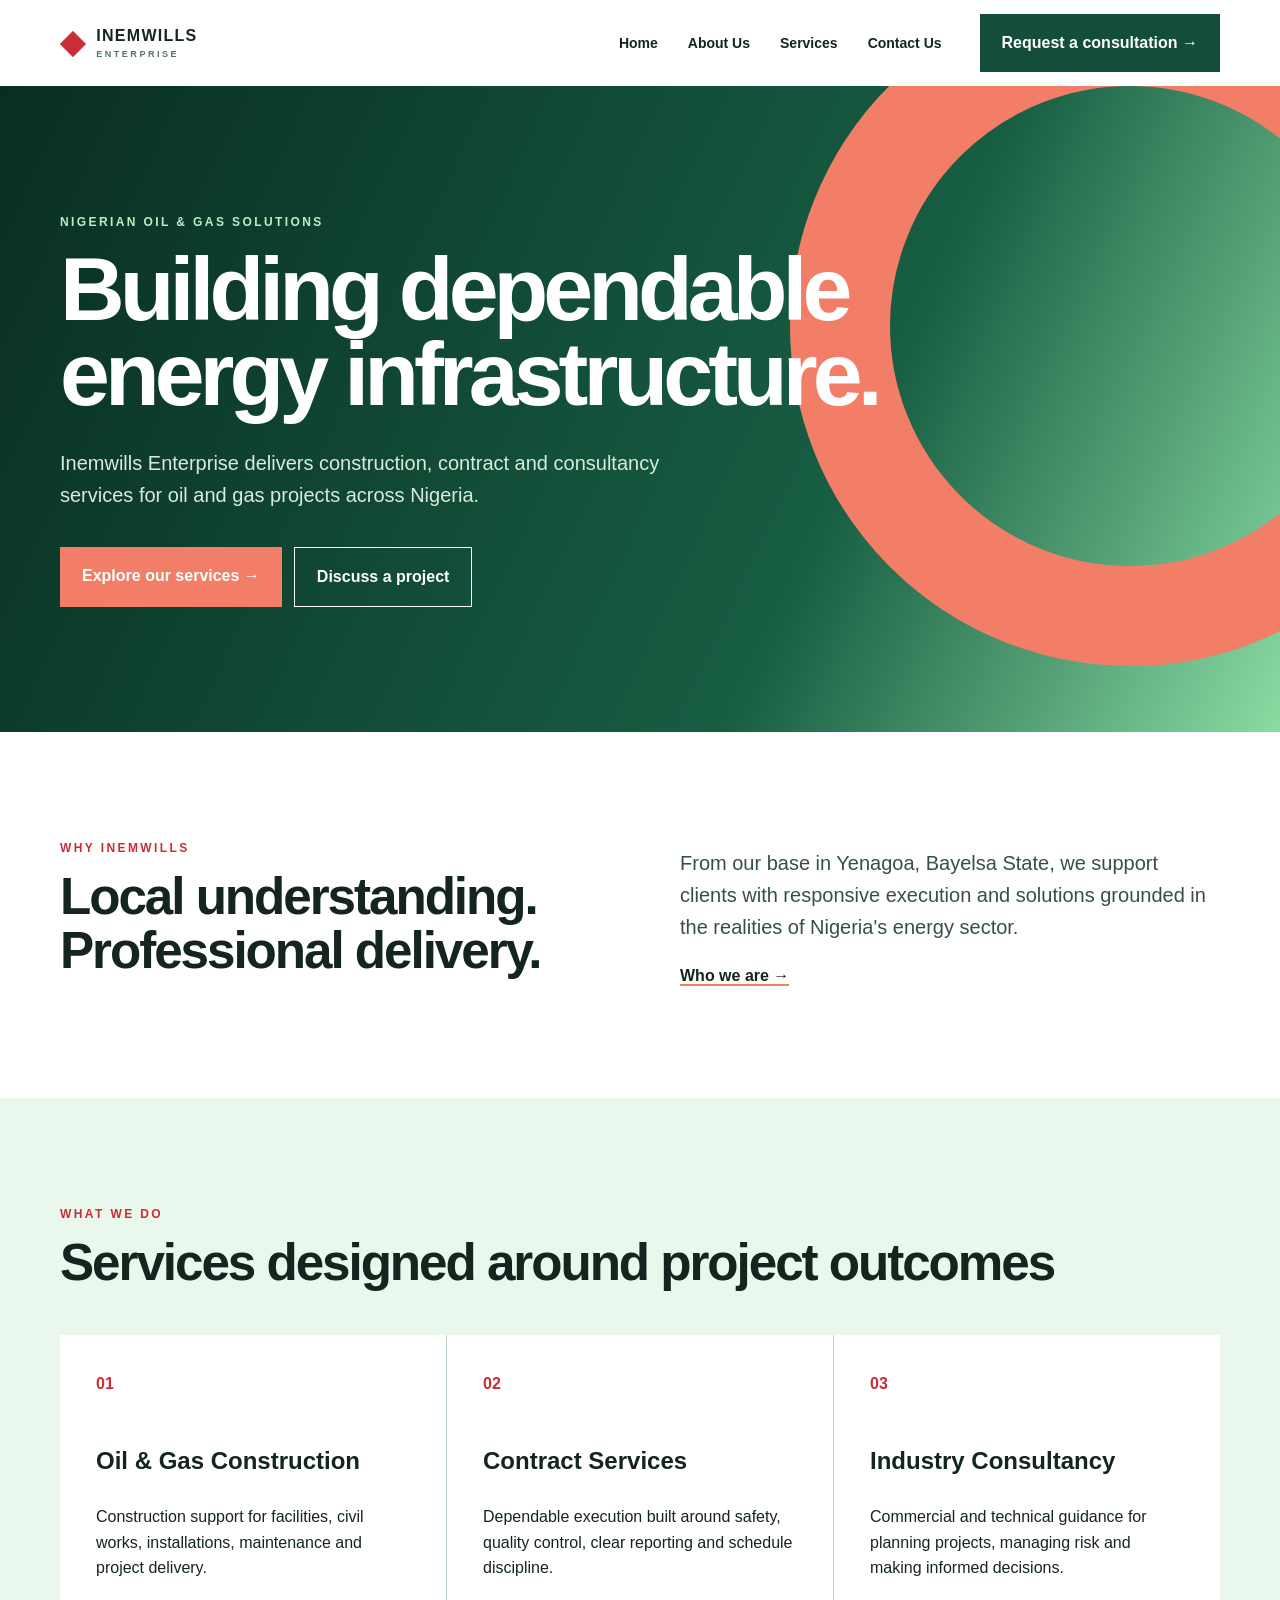
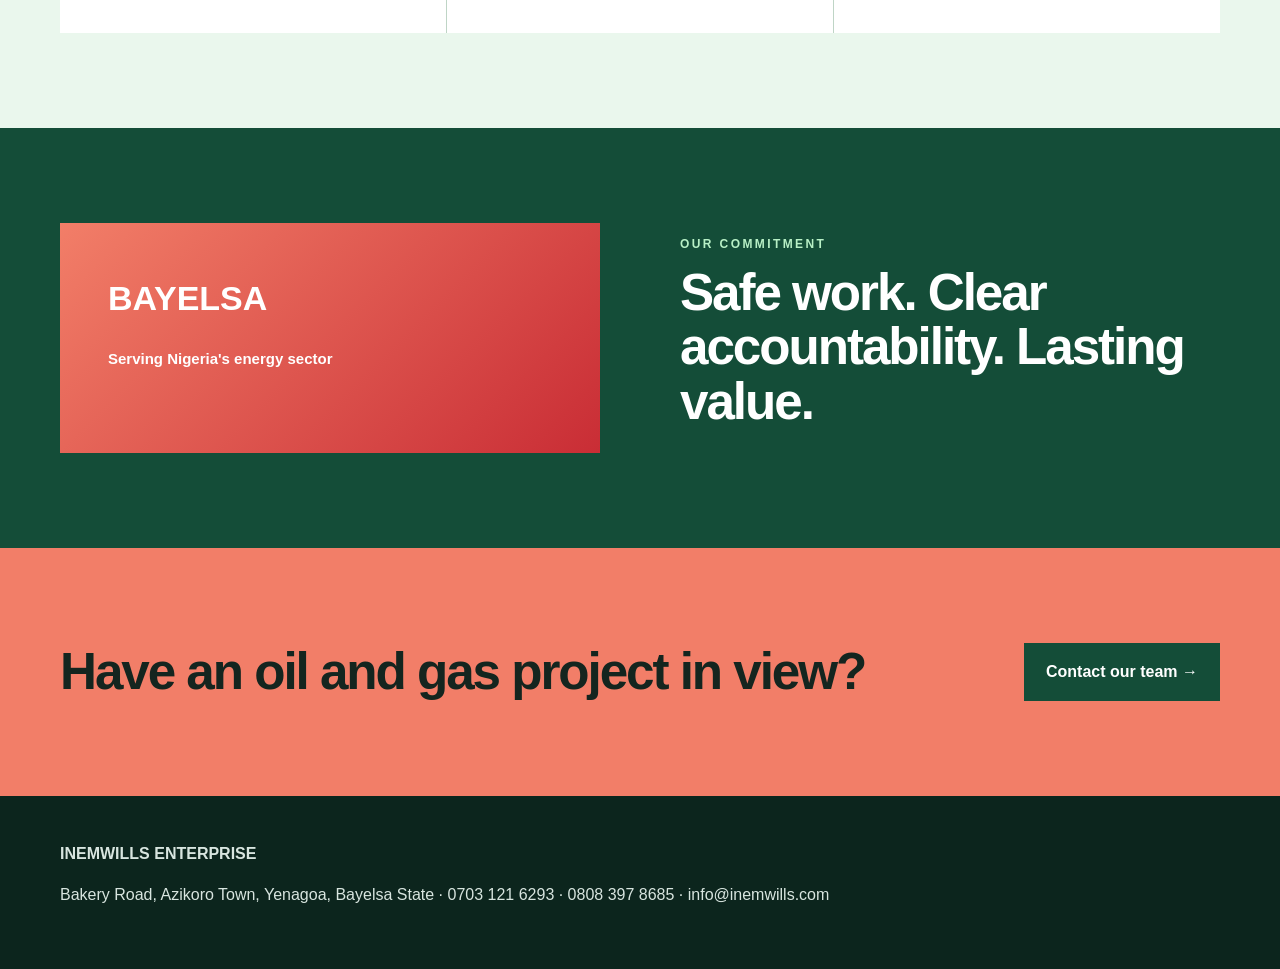
<file: index.html>
<!doctype html><html lang="en"><head><meta charset="utf-8"><meta name="viewport" content="width=device-width,initial-scale=1"><title>Inemwills Enterprise</title><meta name="description" content="Oil and gas construction, contracts and consultancy in Yenagoa, Nigeria."><link rel="icon" href="public/favicon.svg"><link rel="stylesheet" href="assets/site.css"></head><body>
<header><a class="brand" href="./"><b>◆</b><span>INEMWILLS<small>ENTERPRISE</small></span></a><nav><a href="./">Home</a><a href="about/">About Us</a><a href="services/">Services</a><a href="contact/">Contact Us</a></nav><a class="top-cta" href="contact/">Request a consultation →</a></header>
<main><section class="hero"><div class="wrap"><p class="tag">NIGERIAN OIL &amp; GAS SOLUTIONS</p><h1>Building dependable energy infrastructure.</h1><p>Inemwills Enterprise delivers construction, contract and consultancy services for oil and gas projects across Nigeria.</p><div class="actions"><a class="btn coral" href="services/">Explore our services →</a><a class="btn outline" href="contact/">Discuss a project</a></div></div></section>
<section><div class="wrap split"><div><p class="tag red">WHY INEMWILLS</p><h2>Local understanding. Professional delivery.</h2></div><div><p class="lead">From our base in Yenagoa, Bayelsa State, we support clients with responsive execution and solutions grounded in the realities of Nigeria's energy sector.</p><a class="under" href="about/">Who we are →</a></div></div></section>
<section class="pale"><div class="wrap"><p class="tag red">WHAT WE DO</p><h2>Services designed around project outcomes</h2><div class="cards"><article><b>01</b><h3>Oil &amp; Gas Construction</h3><p>Construction support for facilities, civil works, installations, maintenance and project delivery.</p></article><article><b>02</b><h3>Contract Services</h3><p>Dependable execution built around safety, quality control, clear reporting and schedule discipline.</p></article><article><b>03</b><h3>Industry Consultancy</h3><p>Commercial and technical guidance for planning projects, managing risk and making informed decisions.</p></article></div></div></section>
<section class="dark"><div class="wrap split"><div class="visual">BAYELSA<br><small>Serving Nigeria's energy sector</small></div><div><p class="tag">OUR COMMITMENT</p><h2>Safe work. Clear accountability. Lasting value.</h2></div></div></section><section class="cta"><div class="wrap cta-row"><h2>Have an oil and gas project in view?</h2><a class="btn darkbtn" href="contact/">Contact our team →</a></div></section></main><footer><div class="wrap"><b>INEMWILLS ENTERPRISE</b><p>Bakery Road, Azikoro Town, Yenagoa, Bayelsa State · 0703 121 6293 · 0808 397 8685 · info@inemwills.com</p></div></footer></body></html>
</file>
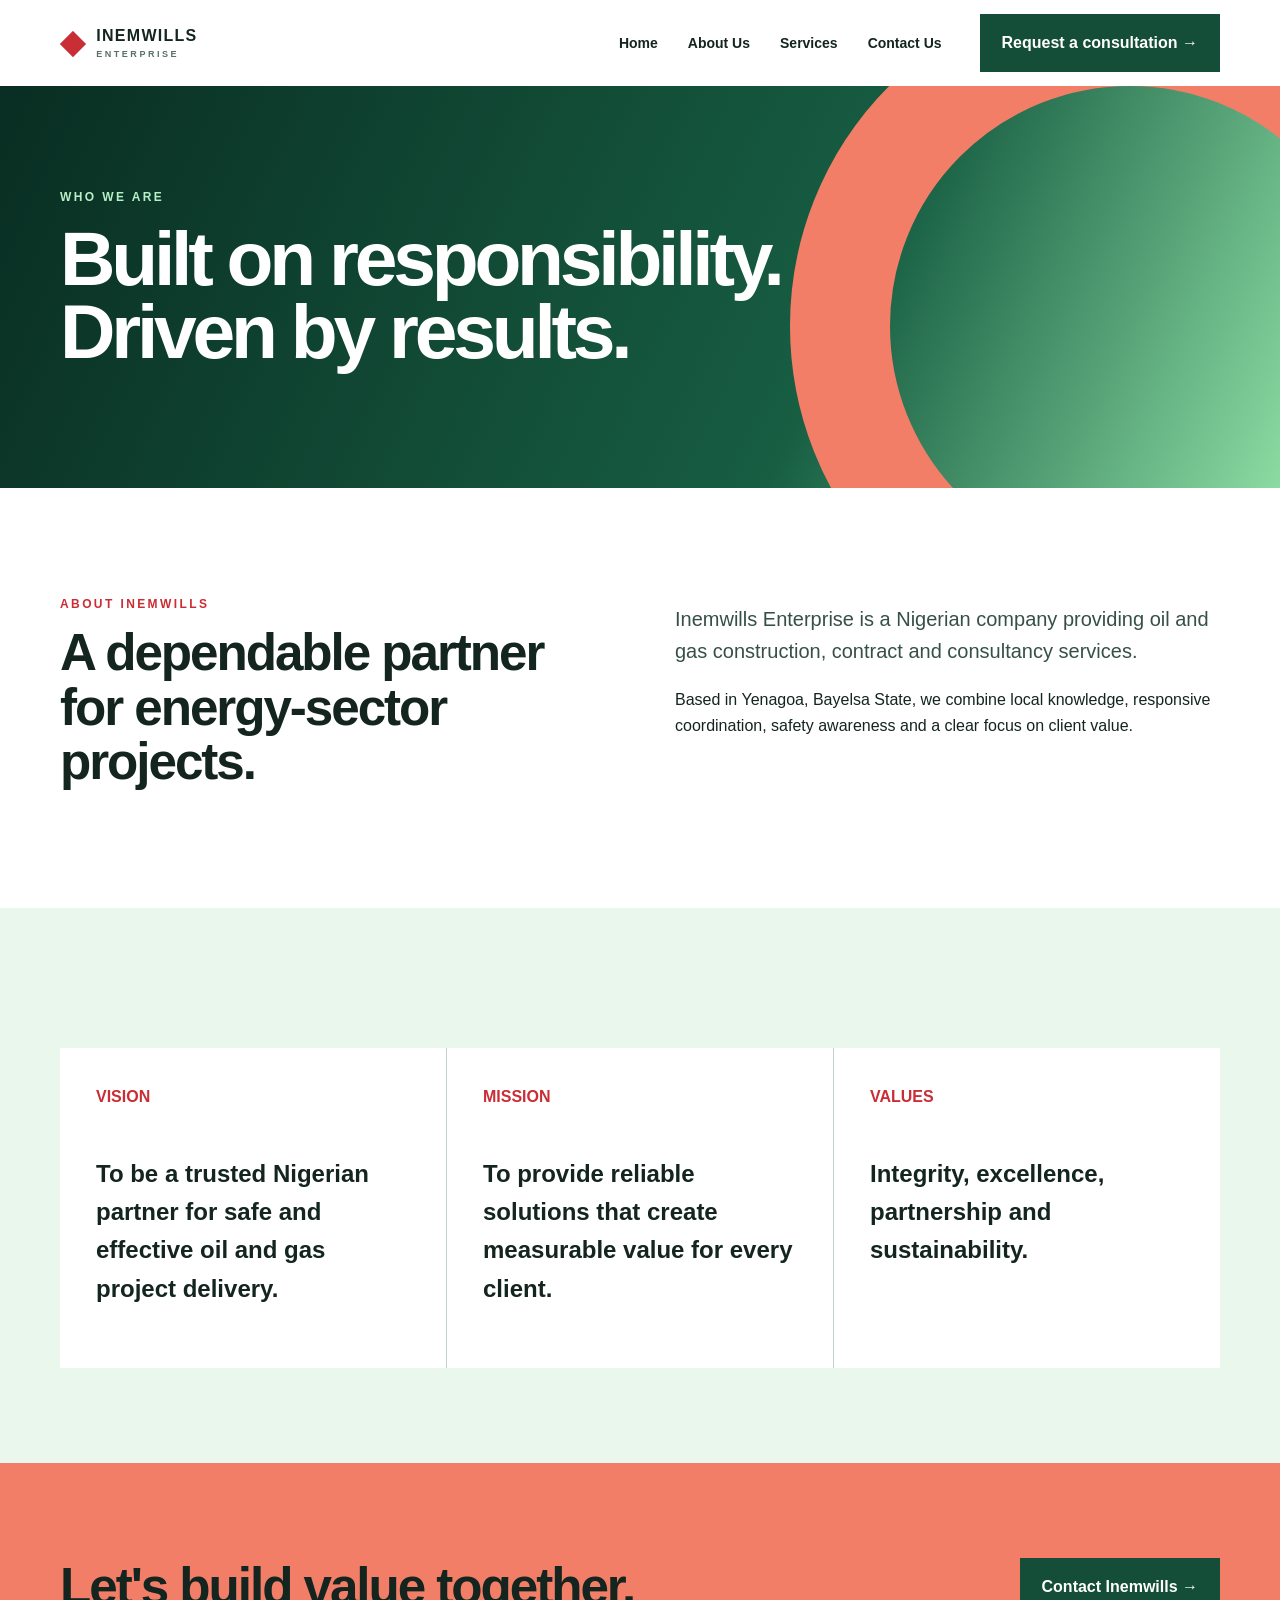
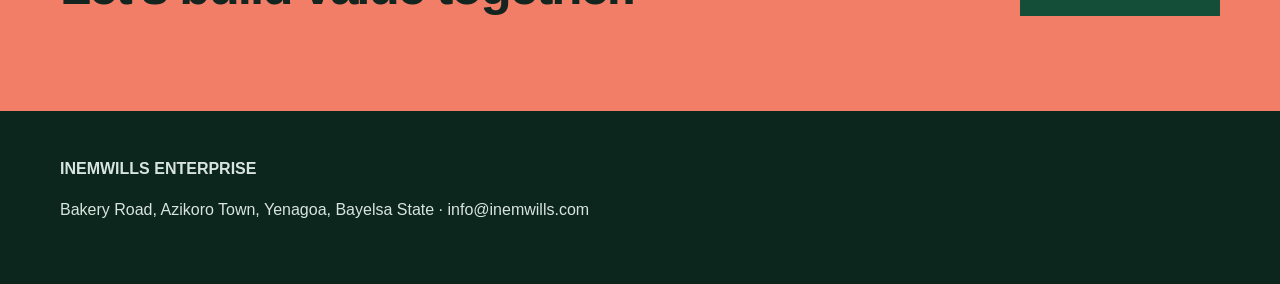
<file: about/index.html>
<!doctype html><html lang="en"><head><meta charset="utf-8"><meta name="viewport" content="width=device-width,initial-scale=1"><title>About Us | Inemwills Enterprise</title><link rel="stylesheet" href="../assets/site.css"></head><body><header><a class="brand" href="../"><b>◆</b><span>INEMWILLS<small>ENTERPRISE</small></span></a><nav><a href="../">Home</a><a href="./">About Us</a><a href="../services/">Services</a><a href="../contact/">Contact Us</a></nav><a class="top-cta" href="../contact/">Request a consultation →</a></header><main><section class="pagehero"><div class="wrap"><p class="tag">WHO WE ARE</p><h1>Built on responsibility.<br>Driven by results.</h1></div></section><section><div class="wrap content-grid"><div><p class="tag red">ABOUT INEMWILLS</p><h2>A dependable partner for energy-sector projects.</h2></div><div><p class="lead">Inemwills Enterprise is a Nigerian company providing oil and gas construction, contract and consultancy services.</p><p>Based in Yenagoa, Bayelsa State, we combine local knowledge, responsive coordination, safety awareness and a clear focus on client value.</p></div></div></section><section class="pale"><div class="wrap cards"><article><b>VISION</b><h3>To be a trusted Nigerian partner for safe and effective oil and gas project delivery.</h3></article><article><b>MISSION</b><h3>To provide reliable solutions that create measurable value for every client.</h3></article><article><b>VALUES</b><h3>Integrity, excellence, partnership and sustainability.</h3></article></div></section><section class="cta"><div class="wrap cta-row"><h2>Let's build value together.</h2><a class="btn darkbtn" href="../contact/">Contact Inemwills →</a></div></section></main><footer><div class="wrap"><b>INEMWILLS ENTERPRISE</b><p>Bakery Road, Azikoro Town, Yenagoa, Bayelsa State · info@inemwills.com</p></div></footer></body></html>
</file>
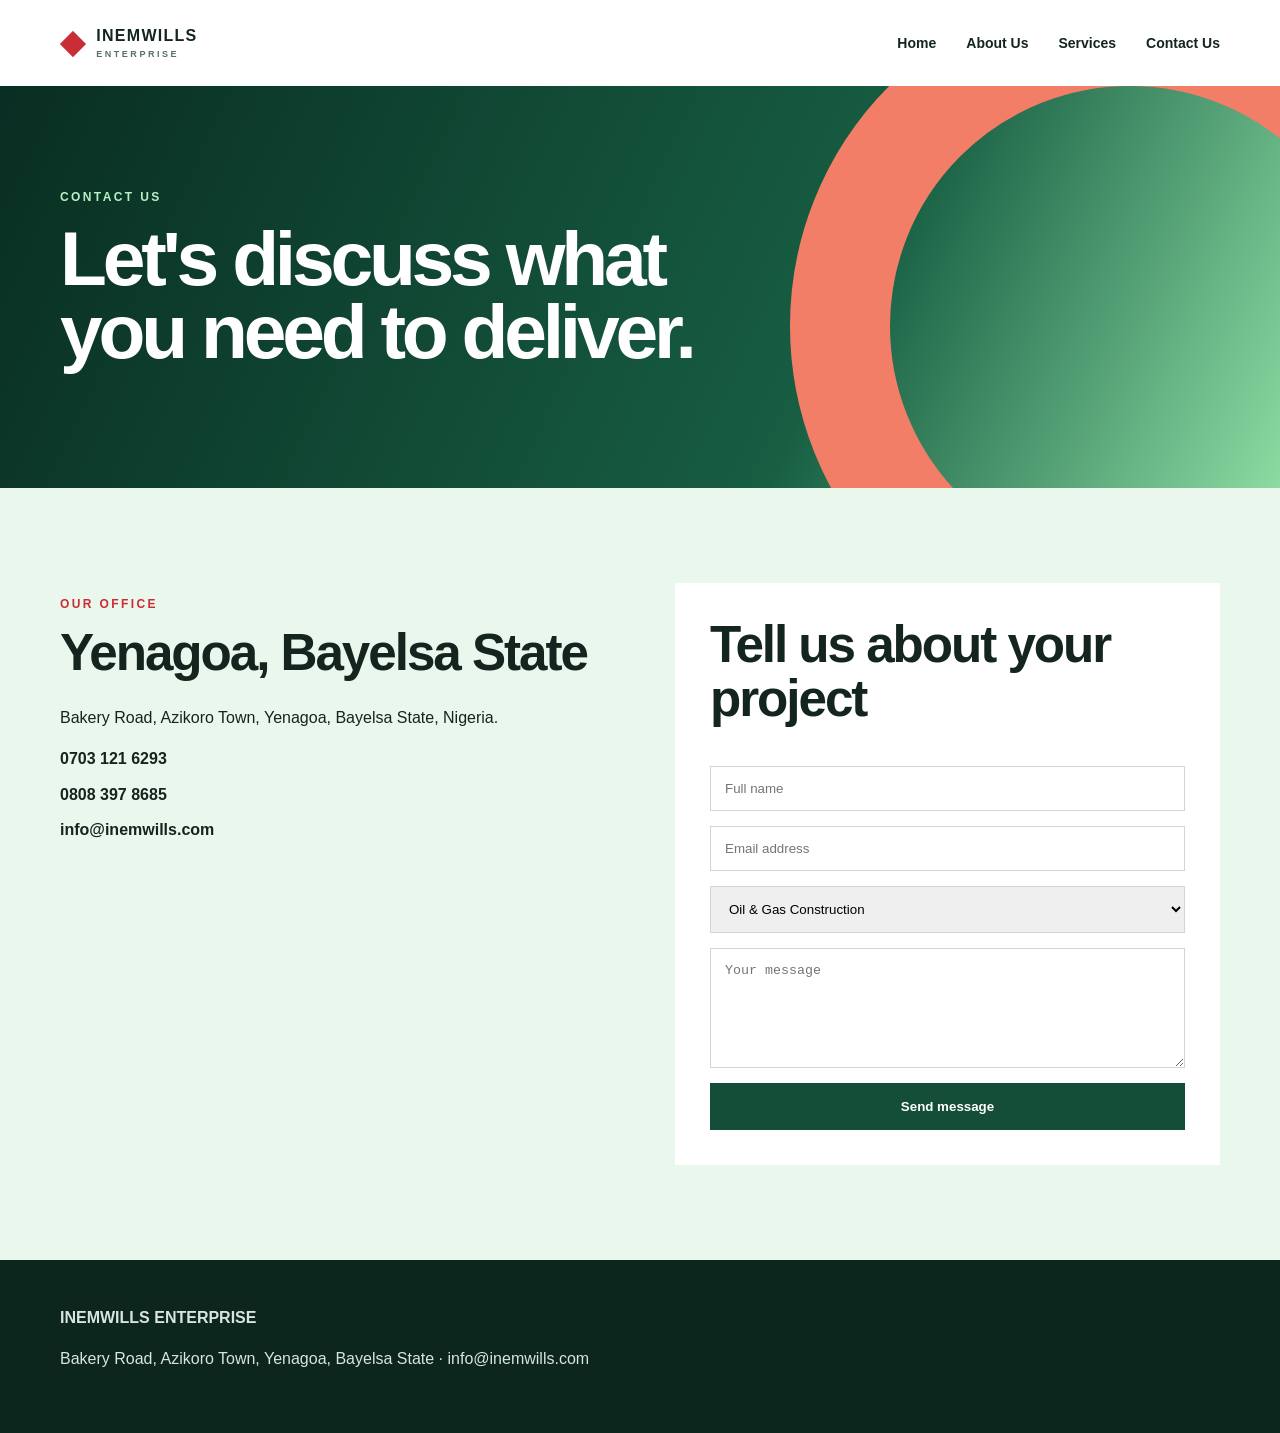
<file: contact/index.html>
<!doctype html><html lang="en"><head><meta charset="utf-8"><meta name="viewport" content="width=device-width,initial-scale=1"><title>Contact Us | Inemwills Enterprise</title><link rel="stylesheet" href="../assets/site.css"></head><body><header><a class="brand" href="../"><b>◆</b><span>INEMWILLS<small>ENTERPRISE</small></span></a><nav><a href="../">Home</a><a href="../about/">About Us</a><a href="../services/">Services</a><a href="./">Contact Us</a></nav></header><main><section class="pagehero"><div class="wrap"><p class="tag">CONTACT US</p><h1>Let's discuss what<br>you need to deliver.</h1></div></section><section class="pale"><div class="wrap content-grid"><div class="contact"><p class="tag red">OUR OFFICE</p><h2>Yenagoa, Bayelsa State</h2><p>Bakery Road, Azikoro Town, Yenagoa, Bayelsa State, Nigeria.</p><a href="tel:+2347031216293">0703 121 6293</a><a href="tel:+2348083978685">0808 397 8685</a><a href="mailto:info@inemwills.com">info@inemwills.com</a></div><form class="form" action="mailto:info@inemwills.com" method="post" enctype="text/plain"><h2>Tell us about your project</h2><input name="name" required placeholder="Full name"><input type="email" name="email" required placeholder="Email address"><select name="service"><option>Oil &amp; Gas Construction</option><option>Contract Services</option><option>Consultancy</option></select><textarea name="message" rows="6" required placeholder="Your message"></textarea><button class="btn darkbtn" type="submit">Send message</button></form></div></section></main><footer><div class="wrap"><b>INEMWILLS ENTERPRISE</b><p>Bakery Road, Azikoro Town, Yenagoa, Bayelsa State · info@inemwills.com</p></div></footer></body></html>
</file>
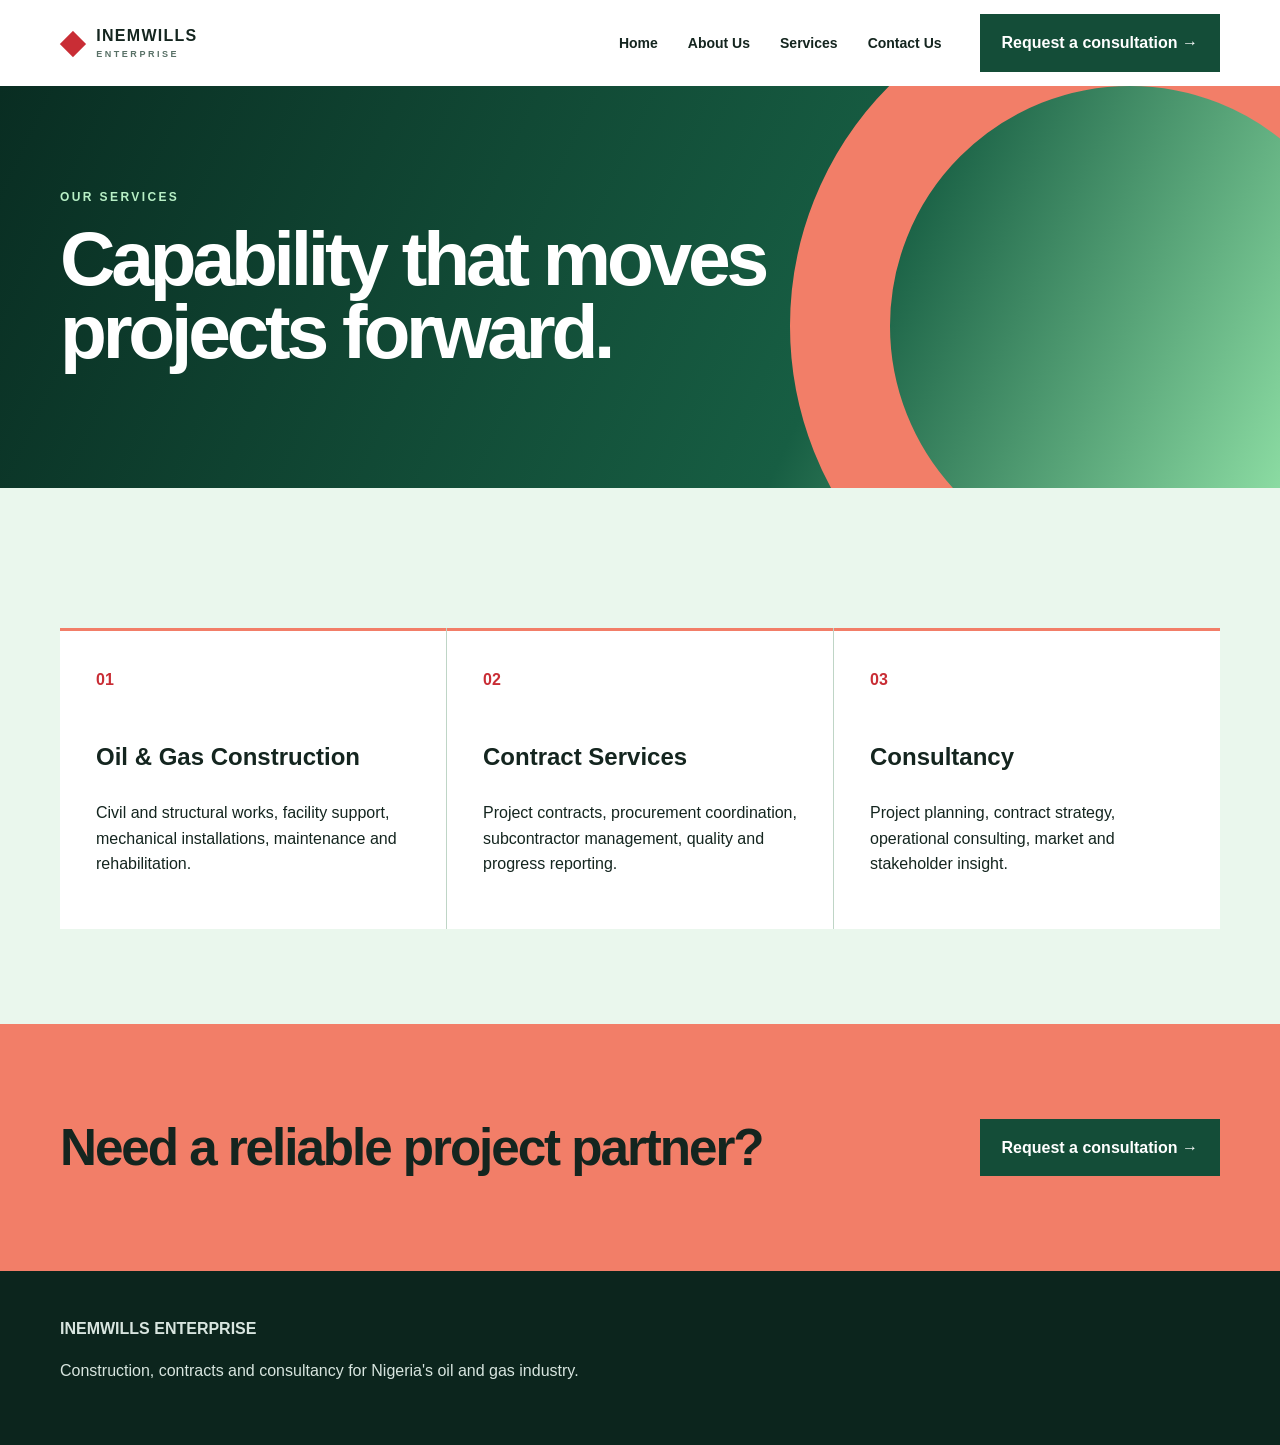
<file: services/index.html>
<!doctype html><html lang="en"><head><meta charset="utf-8"><meta name="viewport" content="width=device-width,initial-scale=1"><title>Services | Inemwills Enterprise</title><link rel="stylesheet" href="../assets/site.css"></head><body><header><a class="brand" href="../"><b>◆</b><span>INEMWILLS<small>ENTERPRISE</small></span></a><nav><a href="../">Home</a><a href="../about/">About Us</a><a href="./">Services</a><a href="../contact/">Contact Us</a></nav><a class="top-cta" href="../contact/">Request a consultation →</a></header><main><section class="pagehero"><div class="wrap"><p class="tag">OUR SERVICES</p><h1>Capability that moves<br>projects forward.</h1></div></section><section class="pale services"><div class="wrap"><div class="cards"><article class="item"><b>01</b><h3>Oil &amp; Gas Construction</h3><p>Civil and structural works, facility support, mechanical installations, maintenance and rehabilitation.</p></article><article class="item"><b>02</b><h3>Contract Services</h3><p>Project contracts, procurement coordination, subcontractor management, quality and progress reporting.</p></article><article class="item"><b>03</b><h3>Consultancy</h3><p>Project planning, contract strategy, operational consulting, market and stakeholder insight.</p></article></div></div></section><section class="cta"><div class="wrap cta-row"><h2>Need a reliable project partner?</h2><a class="btn darkbtn" href="../contact/">Request a consultation →</a></div></section></main><footer><div class="wrap"><b>INEMWILLS ENTERPRISE</b><p>Construction, contracts and consultancy for Nigeria's oil and gas industry.</p></div></footer></body></html>
</file>
<file: assets/site.css>
:root{--green:#144d38;--light:#eaf7ed;--coral:#f27e68;--red:#c92d35;--ink:#14251f}*{box-sizing:border-box}body{margin:0;color:var(--ink);font:16px/1.6 Arial,sans-serif}a{text-decoration:none;color:inherit}.wrap{width:min(1160px,calc(100% - 40px));margin:auto}header{height:86px;display:flex;align-items:center;padding:0 max(20px,calc((100% - 1160px)/2));gap:38px;background:white}.brand{display:flex;align-items:center;gap:10px;margin-right:auto;font-weight:800;letter-spacing:.08em}.brand b{color:var(--red);font-size:32px}.brand span{line-height:1}.brand small{display:block;font-size:9px;letter-spacing:.28em;margin-top:6px;color:#587066}nav{display:flex;gap:30px;font-weight:700;font-size:14px}.top-cta,.btn{padding:16px 22px;font-weight:800}.top-cta{background:var(--green);color:white}.hero,.pagehero{position:relative;overflow:hidden;color:white;background:linear-gradient(115deg,#092d22,#175e43 65%,#8bdba2)}.hero:after,.pagehero:after{content:"";position:absolute;width:480px;height:480px;border:100px solid var(--coral);border-radius:50%;right:-190px;top:-100px}.hero .wrap{padding:115px 0 125px;position:relative;z-index:1}.hero h1,.pagehero h1{font-size:clamp(3.2rem,7vw,6.5rem);line-height:.95;letter-spacing:-.055em;max-width:900px;margin:15px 0 30px}.hero p:not(.tag){font-size:20px;max-width:650px;color:#dbeae1}.tag{font-size:12px;font-weight:900;letter-spacing:.2em;color:#b8f0c6}.tag.red{color:var(--red)}.actions{display:flex;gap:12px;margin-top:36px}.coral,.cta{background:var(--coral)}.outline{border:1px solid #fff}.darkbtn{background:var(--green);color:white}section{padding:95px 0}.hero,.pagehero{padding:0}.split{display:grid;grid-template-columns:1fr 1fr;gap:80px}h2{font-size:clamp(2.2rem,4vw,4rem);line-height:1.06;letter-spacing:-.04em;margin:0 0 24px}.lead{font-size:20px;color:#365046}.under{font-weight:800;border-bottom:2px solid var(--coral)}.pale{background:var(--light)}.cards{display:grid;grid-template-columns:repeat(3,1fr);gap:1px;background:#bfd5c6;margin-top:45px}.cards article{background:white;padding:36px;min-height:270px}.cards b{color:var(--red)}.cards h3{font-size:24px;margin-top:45px}.dark{background:var(--green);color:white}.visual{background:linear-gradient(135deg,var(--coral),var(--red));padding:48px;font-size:34px;font-weight:900}.visual small{font-size:15px}.cta-row{display:flex;align-items:center;justify-content:space-between;gap:30px}.cta-row h2{margin:0}footer{background:#0c251d;color:#d8e5df;padding:45px 0}.pagehero .wrap{padding:90px 0;position:relative;z-index:1}.pagehero h1{font-size:clamp(3.1rem,6vw,5.5rem)}.content-grid{display:grid;grid-template-columns:1fr 1fr;gap:70px}.list{display:grid;gap:18px}.item{padding:28px;border-top:3px solid var(--coral);background:white}.item h3{font-size:24px}.contact a{display:block;font-weight:800;margin:10px 0}.form{display:grid;gap:15px;background:white;padding:35px}.form input,.form textarea,.form select{padding:14px;border:1px solid #cbd9cf;width:100%}.form button{border:0}.services .item{min-height:220px}@media(max-width:800px){header{height:auto;padding:18px 20px;flex-wrap:wrap}.top-cta{display:none}nav{order:3;width:100%;justify-content:space-between;gap:10px;font-size:13px}.split,.content-grid,.cards{grid-template-columns:1fr}.hero .wrap{padding:85px 0}.cta-row{align-items:flex-start;flex-direction:column}}@media(max-width:480px){nav{display:grid;grid-template-columns:1fr 1fr}.actions{flex-direction:column}.hero h1{font-size:3.2rem}section{padding:70px 0}}
</file>
